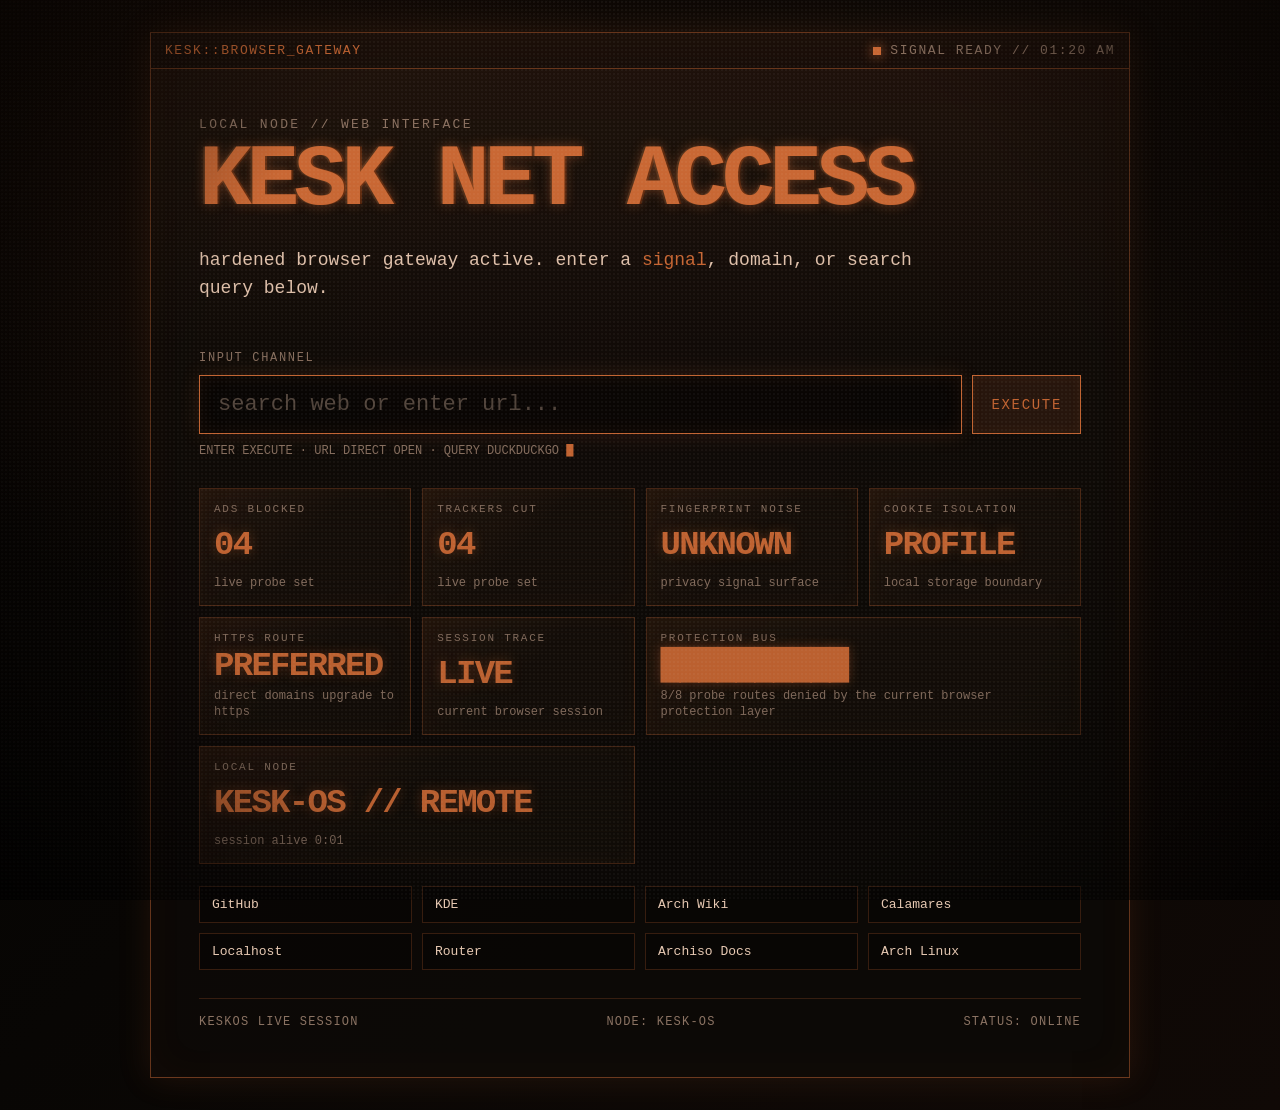
<file: browser-home/index.html>
<!doctype html>
<html lang="en">
<head>
  <meta charset="utf-8">
  <meta name="viewport" content="width=device-width, initial-scale=1">
  <meta name="color-scheme" content="dark">
  <title>KESK NET ACCESS</title>
  <link rel="stylesheet" href="./style.css">
</head>
<body>
  <div class="noise" aria-hidden="true"></div>

  <section class="shell" aria-label="Kesk browser gateway">
    <header class="topbar">
      <div>KESK::BROWSER_GATEWAY</div>
      <div class="status">
        <span class="status-dot"></span>
        <span id="clock">SIGNAL READY</span>
      </div>
    </header>

    <main>
      <section class="hero">
        <div class="kicker">LOCAL NODE // WEB INTERFACE</div>
        <h1>KESK NET ACCESS</h1>
        <p class="subtitle">
          hardened browser gateway active. enter a <span>signal</span>, domain, or search query below.
        </p>
      </section>

      <section class="search-box">
        <label class="search-label" for="searchInput">input channel</label>

        <form class="search-row" id="searchForm" autocomplete="off">
          <input
            id="searchInput"
            type="text"
            autocomplete="off"
            spellcheck="false"
            placeholder="search web or enter url..."
            autofocus
          >
          <button type="submit">Execute</button>
        </form>

        <div class="hint" id="hint">
          ENTER EXECUTE · URL DIRECT OPEN · QUERY DUCKDUCKGO <span class="blink">█</span>
        </div>
      </section>

      <section class="stats-grid" aria-label="Browser protection stats">
        <div class="stat-card">
          <span class="stat-label">ADS BLOCKED</span>
          <strong id="adsBlocked">--</strong>
          <span class="stat-sub">live probe set</span>
        </div>

        <div class="stat-card">
          <span class="stat-label">TRACKERS CUT</span>
          <strong id="trackersBlocked">--</strong>
          <span class="stat-sub">live probe set</span>
        </div>

        <div class="stat-card">
          <span class="stat-label">FINGERPRINT NOISE</span>
          <strong id="fingerprintShield">CHECKING</strong>
          <span class="stat-sub">privacy signal surface</span>
        </div>

        <div class="stat-card">
          <span class="stat-label">COOKIE ISOLATION</span>
          <strong id="cookieIsolation">CHECKING</strong>
          <span class="stat-sub">local storage boundary</span>
        </div>

        <div class="stat-card">
          <span class="stat-label">HTTPS ROUTE</span>
          <strong id="httpsMode">PREFERRED</strong>
          <span class="stat-sub">direct domains upgrade to https</span>
        </div>

        <div class="stat-card">
          <span class="stat-label">SESSION TRACE</span>
          <strong id="sessionTrace">LIVE</strong>
          <span class="stat-sub">current browser session</span>
        </div>

        <div class="stat-card wide">
          <span class="stat-label">PROTECTION BUS</span>
          <strong id="protectionBus">████░░░░░░</strong>
          <span class="stat-sub" id="protectionBusText">running live gateway probes</span>
        </div>

        <div class="stat-card wide">
          <span class="stat-label">LOCAL NODE</span>
          <strong id="localNode">KESK-OS</strong>
          <span class="stat-sub" id="uptimeText">browser gateway initialized</span>
        </div>
      </section>

      <section class="quick-links" aria-label="Quick links">
        <a href="https://github.com">GitHub</a>
        <a href="https://kde.org">KDE</a>
        <a href="https://wiki.archlinux.org">Arch Wiki</a>
        <a href="https://calamares.io">Calamares</a>
        <a href="http://localhost">Localhost</a>
        <a href="http://192.168.1.1">Router</a>
        <a href="file:///usr/share/doc/archiso/README.profile.rst">Archiso Docs</a>
        <a href="https://archlinux.org">Arch Linux</a>
      </section>

      <footer class="footer">
        <span>KESKOS LIVE SESSION</span>
        <span>NODE: KESK-OS</span>
        <span>STATUS: ONLINE</span>
      </footer>
    </main>
  </section>

  <script src="./script.js"></script>
</body>
</html>
</file>
<file: browser-home/style.css>
:root {
  --bg: #050403;
  --bg-soft: #0b0907;
  --panel: rgba(12, 9, 7, 0.92);
  --panel-2: rgba(20, 14, 10, 0.88);
  --orange: #ce6a35;
  --orange-soft: rgba(206, 106, 53, 0.35);
  --orange-dim: rgba(206, 106, 53, 0.16);
  --text: #e7c9b3;
  --muted: #8b7363;
  --danger: #ff4f2e;
  --line: rgba(206, 106, 53, 0.45);
  --shadow: rgba(206, 106, 53, 0.22);
  --font: "Courier New", "Lucida Console", monospace;
}

* {
  box-sizing: border-box;
}

html,
body {
  margin: 0;
  width: 100%;
  min-height: 100%;
  background: var(--bg);
  color: var(--text);
  font-family: var(--font);
  overflow-x: hidden;
}

body {
  min-height: 100vh;
  display: grid;
  place-items: center;
  padding: 32px;
  background:
    radial-gradient(circle at 50% 35%, rgba(206, 106, 53, 0.15), transparent 34%),
    radial-gradient(circle at 20% 20%, rgba(206, 106, 53, 0.08), transparent 30%),
    linear-gradient(135deg, #030201 0%, #080604 45%, #100906 100%);
}

body::before {
  content: "";
  position: fixed;
  inset: 0;
  pointer-events: none;
  z-index: 20;
  background:
    repeating-linear-gradient(
      to bottom,
      rgba(255, 255, 255, 0.035) 0,
      rgba(255, 255, 255, 0.035) 1px,
      transparent 2px,
      transparent 5px
    );
  mix-blend-mode: overlay;
  opacity: 0.32;
}

body::after {
  content: "";
  position: fixed;
  inset: 0;
  pointer-events: none;
  z-index: 21;
  background:
    linear-gradient(rgba(206, 106, 53, 0.035), rgba(0, 0, 0, 0.12)),
    radial-gradient(circle at center, transparent 58%, rgba(0, 0, 0, 0.72) 100%);
  animation: screenFlicker 7s infinite steps(1);
}

@keyframes screenFlicker {
  0%, 100% { opacity: 0.9; }
  31% { opacity: 0.82; }
  32% { opacity: 0.95; }
  63% { opacity: 0.86; }
  64% { opacity: 0.98; }
}

.noise {
  position: fixed;
  inset: 0;
  pointer-events: none;
  z-index: 19;
  opacity: 0.06;
  background-image: radial-gradient(circle, rgba(255, 255, 255, 0.7) 1px, transparent 1px);
  background-size: 4px 4px;
  animation: noiseMove 0.25s infinite linear;
}

@keyframes noiseMove {
  from { transform: translate(0, 0); }
  to { transform: translate(4px, -4px); }
}

.shell {
  width: min(980px, 100%);
  border: 1px solid var(--line);
  background:
    linear-gradient(180deg, rgba(206, 106, 53, 0.08), transparent 30%),
    var(--panel);
  box-shadow:
    0 0 32px rgba(206, 106, 53, 0.13),
    inset 0 0 42px rgba(206, 106, 53, 0.04);
  position: relative;
  animation: bootIn 650ms cubic-bezier(.17, .84, .44, 1);
}

@keyframes bootIn {
  0% {
    opacity: 0;
    transform: scaleY(0.02) translateY(16px);
    filter: brightness(2);
  }

  35% {
    opacity: 1;
    transform: scaleY(1.03) translateY(0);
  }

  100% {
    transform: scaleY(1);
    filter: brightness(1);
  }
}

.topbar {
  display: flex;
  align-items: center;
  justify-content: space-between;
  gap: 16px;
  padding: 10px 14px;
  border-bottom: 1px solid var(--line);
  background: rgba(0, 0, 0, 0.28);
  color: var(--orange);
  font-size: 13px;
  letter-spacing: 0.12em;
  text-transform: uppercase;
}

.status {
  display: flex;
  align-items: center;
  gap: 9px;
  color: var(--muted);
  white-space: nowrap;
}

.status-dot {
  width: 8px;
  height: 8px;
  background: var(--orange);
  box-shadow: 0 0 12px var(--orange);
  animation: pulse 1.4s infinite;
}

@keyframes pulse {
  0%, 100% { opacity: 1; }
  50% { opacity: 0.35; }
}

main {
  padding: clamp(22px, 4vw, 48px);
}

.hero {
  display: grid;
  gap: 10px;
  margin-bottom: 30px;
}

.kicker {
  color: var(--muted);
  font-size: 13px;
  letter-spacing: 0.18em;
  text-transform: uppercase;
}

h1 {
  margin: 0;
  color: var(--orange);
  font-size: clamp(42px, 8vw, 88px);
  line-height: 0.88;
  letter-spacing: -0.06em;
  text-shadow:
    0 0 12px rgba(206, 106, 53, 0.45),
    2px 0 rgba(255, 85, 0, 0.2),
    -2px 0 rgba(255, 180, 110, 0.12);
}

.subtitle {
  max-width: 760px;
  color: var(--text);
  font-size: clamp(14px, 2vw, 18px);
  line-height: 1.55;
}

.subtitle span {
  color: var(--orange);
}

.search-box {
  display: grid;
  gap: 10px;
  margin: 28px 0 26px;
}

.search-label {
  color: var(--muted);
  font-size: 12px;
  letter-spacing: 0.14em;
  text-transform: uppercase;
}

.search-row {
  display: grid;
  grid-template-columns: 1fr auto;
  gap: 10px;
}

input {
  width: 100%;
  border: 1px solid var(--line);
  outline: none;
  background: rgba(0, 0, 0, 0.54);
  color: var(--text);
  font-family: var(--font);
  font-size: clamp(16px, 2.4vw, 22px);
  padding: 16px 18px;
  box-shadow:
    inset 0 0 18px rgba(206, 106, 53, 0.05),
    0 0 0 transparent;
}

input:focus {
  border-color: var(--orange);
  box-shadow:
    inset 0 0 18px rgba(206, 106, 53, 0.08),
    0 0 18px rgba(206, 106, 53, 0.17);
}

input::placeholder {
  color: rgba(231, 201, 179, 0.35);
}

button {
  border: 1px solid var(--orange);
  background: rgba(206, 106, 53, 0.13);
  color: var(--orange);
  font-family: var(--font);
  font-size: 14px;
  letter-spacing: 0.12em;
  text-transform: uppercase;
  padding: 0 18px;
  cursor: pointer;
  box-shadow: inset 0 0 12px rgba(206, 106, 53, 0.08);
}

button:hover,
button:focus {
  background: rgba(206, 106, 53, 0.22);
  box-shadow: 0 0 18px rgba(206, 106, 53, 0.18);
}

.hint {
  min-height: 18px;
  color: var(--muted);
  font-size: 12px;
}

.stats-grid {
  display: grid;
  grid-template-columns: repeat(4, 1fr);
  gap: 11px;
  margin-top: 26px;
}

.stat-card {
  position: relative;
  min-height: 118px;
  padding: 14px;
  border: 1px solid rgba(206, 106, 53, 0.28);
  background:
    linear-gradient(135deg, rgba(206, 106, 53, 0.08), transparent 48%),
    rgba(20, 14, 10, 0.88);
  overflow: hidden;
  display: grid;
  align-content: space-between;
  box-shadow: inset 0 0 18px rgba(206, 106, 53, 0.035);
}

.stat-card::before {
  content: "";
  position: absolute;
  inset: 0;
  background:
    repeating-linear-gradient(
      to bottom,
      rgba(206, 106, 53, 0.055) 0,
      rgba(206, 106, 53, 0.055) 1px,
      transparent 1px,
      transparent 7px
    );
  opacity: 0.28;
  pointer-events: none;
}

.stat-card.wide {
  grid-column: span 2;
}

.stat-label {
  color: var(--muted);
  font-size: 11px;
  letter-spacing: 0.16em;
  text-transform: uppercase;
  position: relative;
  z-index: 1;
}

.stat-card strong {
  color: var(--orange);
  font-size: clamp(22px, 3.2vw, 34px);
  line-height: 1;
  letter-spacing: -0.05em;
  text-shadow: 0 0 12px rgba(206, 106, 53, 0.35);
  position: relative;
  z-index: 1;
}

.stat-sub {
  color: var(--muted);
  font-size: 12px;
  line-height: 1.35;
  position: relative;
  z-index: 1;
}

.quick-links {
  display: grid;
  grid-template-columns: repeat(4, minmax(0, 1fr));
  gap: 10px;
  margin-top: 22px;
}

.quick-links a {
  display: block;
  border: 1px solid rgba(206, 106, 53, 0.24);
  background: rgba(0, 0, 0, 0.3);
  color: var(--text);
  text-decoration: none;
  padding: 10px 12px;
  font-size: 13px;
}

.quick-links a:hover,
.quick-links a:focus {
  border-color: var(--orange);
  color: var(--orange);
}

.footer {
  display: flex;
  justify-content: space-between;
  gap: 12px;
  margin-top: 28px;
  padding-top: 16px;
  border-top: 1px solid rgba(206, 106, 53, 0.22);
  color: var(--muted);
  font-size: 12px;
  text-transform: uppercase;
  letter-spacing: 0.1em;
}

.blink {
  color: var(--orange);
  animation: blink 1s steps(1) infinite;
}

.warn {
  color: #ffb27a;
}

@keyframes blink {
  50% { opacity: 0; }
}

@media (max-width: 820px) {
  body {
    padding: 18px;
    place-items: start center;
  }

  .stats-grid {
    grid-template-columns: repeat(2, 1fr);
  }

  .stat-card.wide {
    grid-column: span 2;
  }

  .quick-links {
    grid-template-columns: repeat(2, minmax(0, 1fr));
  }

  .search-row {
    grid-template-columns: 1fr;
  }

  button {
    min-height: 48px;
  }

  .topbar,
  .footer {
    flex-direction: column;
    align-items: flex-start;
  }
}

@media (max-width: 480px) {
  main {
    padding: 20px;
  }

  .stats-grid,
  .quick-links {
    grid-template-columns: 1fr;
  }

  .stat-card.wide {
    grid-column: span 1;
  }

  h1 {
    font-size: 44px;
  }
}
</file>
